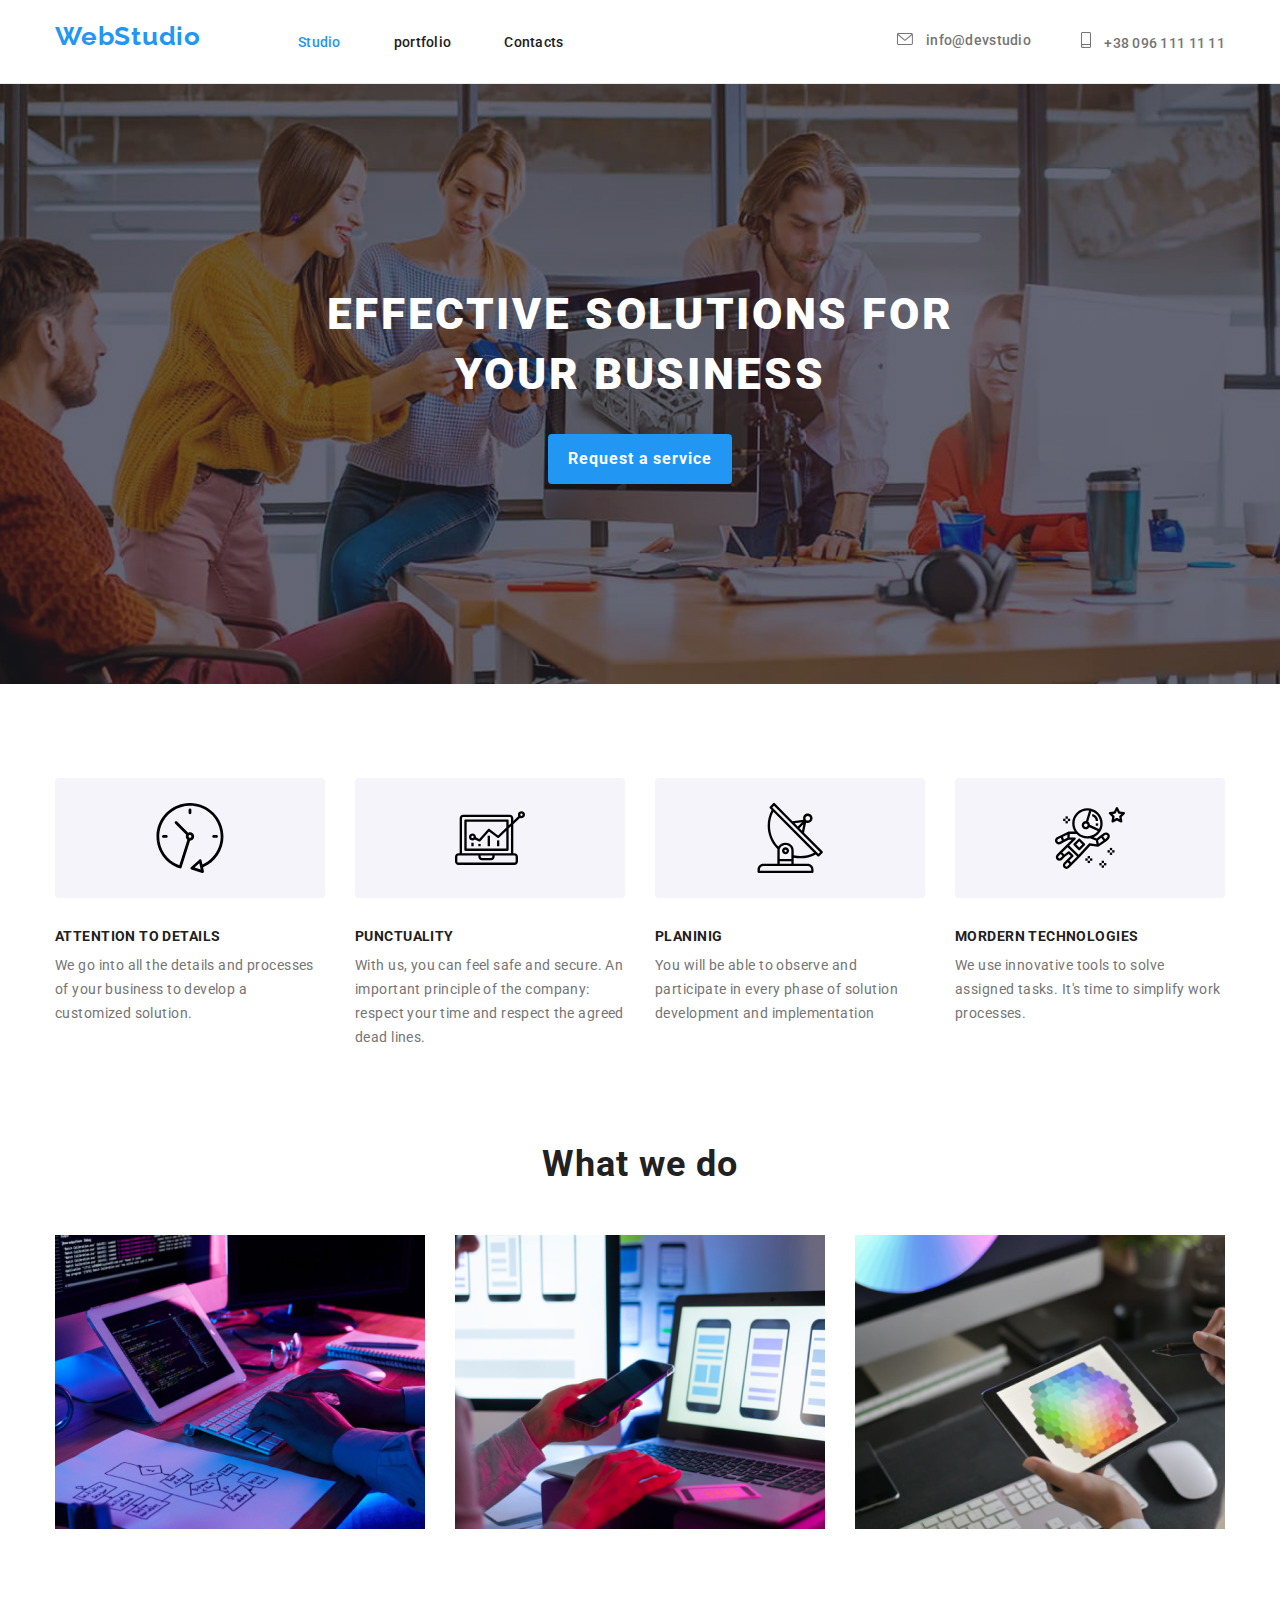
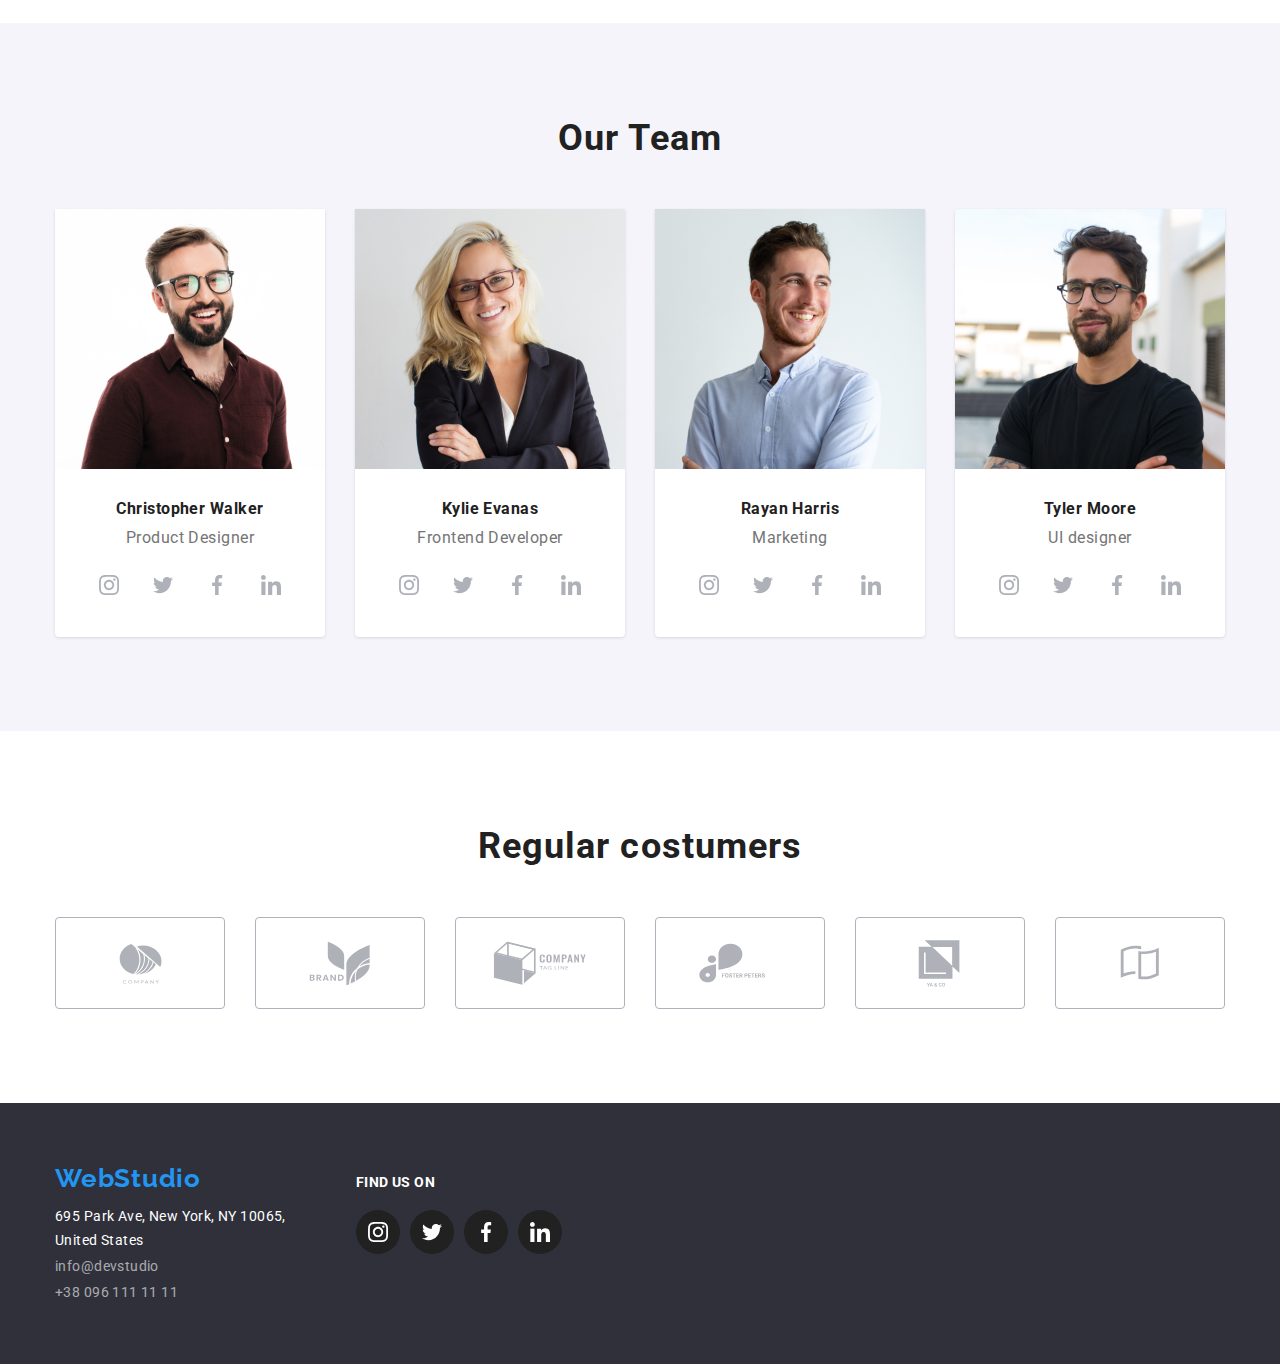
<file: index.html>
<!DOCTYPE html>
<html lang="en">
<head>
    <meta charset="UTF-8">
    <meta http-equiv="X-UA-Compatible" content="IE=edge">
    <meta name="viewport" content="width=device-width, initial-scale=1.0">
    <link rel="stylesheet" href="https://cdnjs.cloudflare.com/ajax/libs/modern-normalize/1.0.0/modern-normalize.min.css" />
    <link rel="stylesheet" href="./css/styles.css">
    <title>Homework  4</title>
</head>
<body>
    <!-- Header section -->
    <header class="page-header">
      <div class="container header-cont">
        <nav class="nav-bar ">
            <!-- Logo -->
            <a class="logo" href="./index.html" class="logo">WebStudio</a>
            <ul class="nav-list ">
              <li class="nav-item">
                <a class="nav-lnk active " href="./index.html">Studio</a></li>
              <li class="nav-item">
                <a class="nav-lnk  " href="portfolio.html">portfolio</a></li>
              <li class="nav-item">
                <a class="nav-lnk" href= "#" >Contacts</a></li>
            </ul>
          </nav>
          <!-- Contacts -->
          <ul class="contact-list  ">
           
            <li class="header-contact">
              <a class="header-contact-lnk" href="mailto:info@devstudio.com">
                <svg  class="header-svg-fill" width="16" height="12">
                  <use href="./images/sprites.svg#icon-envelope"></use>
                </svg> 
                info@devstudio</a>
            </li>          
            <li class="header-contact">
              <a class="header-contact-lnk" href="tel:+380961111111">
                  <svg class="header-svg-fill" width="10" height="16" >
                    <use href="./images/sprites.svg#icon-smartphone-1"></use>
                 </svg>      
                +38 096 111 11 11</a>
            </li>
          </ul>
       </div>
    </header>
    <!-- main content section -->
    <main>
      <section class="hero-section  section header-bg">
        <div class="container">
            <h1  class="hero-title">EFFECTIVE SOLUTIONS FOR<br> YOUR BUSINESS</h1>
            <button class="hero-btn bordr" type="button">Request a service</button>
        </div>
      </section>     
     
      <!-- OUR SKILLS SECTION -->
      <section class="section skills-padding">
        <div class="container">
        <h2 class="skills-header visually-hidden"> Our skills</h2>
         <ul class="skills-list">
          <li class="skills-list-item">  
            <div class="features-rect-shape">
              <svg width="70" height="70">
                <use href="./images/sprites.svg#icon-clock-1 "></use>
             </svg>
            </div>
            <h3 class="skills-sec-tittle">ATTENTION TO DETAILS</h3>
            <p class="skills-sec-text">We go into all the details and processes of your business to develop a customized solution.</p>
          </li> 
          <li class="skills-list-item">    
             <div class="features-rect-shape"> 
               <svg width="70" height="70">
                 <use href="./images/sprites.svg#icon-diagram-1 "></use>
               </svg>
             </div>                
            <h3 class="skills-sec-tittle" >PUNCTUALITY</h3>
            <p class="skills-sec-text">With us, you can feel safe and secure. An important principle of the company: respect your time and respect the
            agreed dead
            lines.</p>
          </li>
          <li class="skills-list-item">
              <div class="features-rect-shape">              
                <svg width="70" height="70">
                  <use href="./images/sprites.svg#icon-group-4  "></use>
                </svg>
              </div>
            <h3 class="skills-sec-tittle"  >PLANINIG</h3>
            <p class="skills-sec-text">You will be able to observe and participate in every phase of solution development and implementation</P>
          </li>
          <li class="skills-list-item">
            <div class="features-rect-shape">              
              <svg class="features-svg" width="70" height="70">
                 <use href="./images/sprites.svg#icon-astronaut-1 "></use>
               </svg>
             </div> 
            <h3 class="skills-sec-tittle" >MORDERN TECHNOLOGIES</h3>
            <p class="skills-sec-text">We use innovative tools to solve assigned tasks. It's time to simplify work processes.</p>
          </li>           
         </ul>
        </div>
      </section>        
      <!-- what we do section -->
      <section class="what-we-do section">
        <div class="container">
              <h2 class="what-we-do-tittle ">What we do</h2>
              <ul class="list what-we-do-item ">
                <li class="what-we-do-item">
                  <img class="what-we-do-item" src="images/photo3.jpg" alt="Desktop" width="370" height="294"></li>
                <li class="what-we-do-item">
                  <img class="what-we-do-item" src="images/photo2.jpg" alt="Phone" width="370" height="294"></li>
                <li class="what-we-do-item">
                  <img class="what-we-do-item" src="images/photo1.jpg" alt="Tablet" width="370" height="294"></li>
              </ul>
      </section>
      <!--team  section -->
      <section class="team-section section">
        <div class="container">
          <h2 class="team-header">Our Team</h2>
          <ul class="list team">
            <li class="team-item">
              <img class="team-img" src="images/team1.jpg" alt="Christopher Walker's image" width="270" height="260">
              <h3 class="team-des ">Christopher Walker</h3>
              <p class="team-text ">Product Designer</p>
              <ul class="team-smedia-icons">
                <li class="team-social-item"  >
                  <a class="circle-fill" href="#" > 
                     <svg  class="team-smedia-svg" width="20" height="20" x="10" y="10">
                       <use href="./images/sprites.svg#icon-instagram-2-1"></use>
                     </svg>
                  </a>
                </li>     
                <li class="team-social-item">
                  <a class="circle-fill" href="#" >
                      <svg class="team-smedia-svg" width="20" height="20" x="10" y="10">
                        <use href="./images/sprites.svg#icon-twitter-1"></use>
                      </svg> 
                 </a>
                </li>
                <li class="team-social-item">
                  <a class="circle-fill" href="#" >
                      <svg class="team-smedia-svg" width="20" height="20" x="10" y="10">
                        <use href="./images/sprites.svg#icon-facebook-1-1"></use>
                      </svg>
                  </a>
                </li>
                <li class="team-social-item">
                  <a class="circle-fill" href="#" >
                   <svg class="team-smedia-svg" width="20" height="20" x="10" y="10">
                     <use href="./images/sprites.svg#icon-linkedin-1-1"></use>
                   </svg>
                  </a>
                </li>
              </ul>
           </li>
            <li class="team-item">
              <img src="images/team2.jpg" alt="Kylie Evanas's image" width="270" height="260">
              <h3 class="team-des">Kylie Evanas</h3>
              <p class="team-text ">Frontend Developer</p> 
                <ul class="team-smedia-icons">
                <li class="team-social-item">
                  <a class="circle-fill" href="#">
                     <svg class="team-smedia-svg" width="20" height="20" x="10" y="10">
                       <use href="./images/sprites.svg#icon-instagram-2-1"></use>
                     </svg>
                  </a>
                </li>     
                <li class="team-social-item">
                  <a class="circle-fill" href="#">
                     <svg class="team-smedia-svg" width="20" height="20" x="10" y="10">
                       <use href="./images/sprites.svg#icon-twitter-1"></use>
                     </svg>
                 </a>
                </li>
                <li class="team-social-item">
                  <a class="circle-fill" href="#"> 
                    <svg class="team-smedia-svg" width="20" height="20" x="10" y="10">
                      <use href="./images/sprites.svg#icon-facebook-1-1"></use>
                   </svg>
                  </a>
                </li>
                <li class="team-social-item">
                  <a class="circle-fill" href="#">
                    <svg class="team-smedia-svg" width="20" height="20" x="10" y="10">
                      <use href="./images/sprites.svg#icon-linkedin-1-1"></use>
                    </svg>
                  </a>
                </li>
              </ul>      
            </li>
            <li class="team-item">
              <img src="images/team3.jpg" alt="Rayan Harris'S image" width="270" height="260">
              <h3 class="team-des ">Rayan Harris</h3>
              <p class="team-text ">Marketing</p>  
              <ul class="team-smedia-icons">
                <li class="team-social-item">
                  <a class="circle-fill" href="#"> 
                     <svg  class="team-smedia-svg" width="20" height="20" x="10" y="10">
                       <use href="./images/sprites.svg#icon-instagram-2-1"></use>
                     </svg>
                  </a>
                </li>     
                <li class="team-social-item">
                  <a class="circle-fill" href="#">
                      <svg class="team-smedia-svg" width="20" height="20" x="10" y="10">
                        <use href="./images/sprites.svg#icon-twitter-1"></use>
                      </svg> 
                 </a>
                </li>
                <li class="team-social-item">
                  <a class="circle-fill" href="#">
                      <svg class="team-smedia-svg" width="20" height="20" x="10" y="10">
                        <use href="./images/sprites.svg#icon-facebook-1-1"></use>
                      </svg>
                  </a>
                </li>
                <li class="team-social-item ">
                  <a class="circle-fill"  href="#">
                   <svg class="team-smedia-svg" width="20" height="20" x="10" y="10">
                     <use href="./images/sprites.svg#icon-linkedin-1-1"></use>
                   </svg>
                  </a>
                </li>
              </ul> 
            <li class="team-item">
              <img src="images/team4.jpg" alt="Tyler Moore's image" width="270" height="260">
              <h3 class="team-des ">Tyler Moore</h3>
              <p class="team-text ">UI designer</p> 
              <ul class="team-smedia-icons">
                <li class="team-social-item">
                  <a class="circle-fill" href="#"> 
                     <svg  class="team-smedia-svg" width="20" height="20" x="10" y="10">
                       <use href="./images/sprites.svg#icon-instagram-2-1"></use>
                     </svg>
                  </a>
                </li>     
                <li class="team-social-item">
                  <a class="circle-fill" href="#">
                      <svg class="team-smedia-svg" width="20" height="20" x="10" y="10">
                        <use href="./images/sprites.svg#icon-twitter-1"></use>
                      </svg> 
                 </a>
                </li>
                <li class="team-social-item">
                  <a class="circle-fill" href="#">
                      <svg class="team-smedia-svg" width="20" height="20" x="10" y="10">
                        <use href="./images/sprites.svg#icon-facebook-1-1"></use>
                      </svg>
                  </a>
                </li>
                <li class="team-social-item">
                  <a class="circle-fill" href="#">
                   <svg class="team-smedia-svg" width="20" height="20" x="10" y="10">
                     <use href="./images/sprites.svg#icon-linkedin-1-1"></use>
                   </svg>
                  </a>
                </li>
              </ul>
           </li>
      </div>
      </section>
      <section class="section">
        <div class="container">
          <h2 class="rgular-cust-heading"> Regular costumers</h2>
          <ul class="rgular-custmers">
            <li class="rgular-cust-list-item">
              <a href="#" class="rgular-cust-rect-shape">              
                <svg v class="rgular-cust-svg" width="43" height="41">
                   <use href="./images/sprites.svg#icon-group-1 "></use>
                 </svg>
              </a> 
             </li>
              <li class="rgular-cust-list-item">
               <a  href="#" class="rgular-cust-rect-shape">              
                 <svg  class="rgular-cust-svg" width="62" height="45">
                    <use href="./images/sprites.svg#icon-group-3 "></use>
                  </svg>
               </a> 
             </li>     
             <li class="rgular-cust-list-item">
               <a href="#" class="rgular-cust-rect-shape">              
                 <svg class="rgular-cust-svg" width="94" height="44">
                    <use href="./images/sprites.svg#icon-object "></use>
                  </svg>
                </a>
             </li>
             <li class="rgular-cust-list-item">
              <a href="#" class="rgular-cust-rect-shape">              
                <svg class="rgular-cust-svg" width="84" height="40">
                   <use href="./images/sprites.svg#icon-group-2 "></use>
                 </svg>
              </a>
             </li>
              <li class="rgular-cust-list-item">
               <a href="#" class="rgular-cust-rect-shape">              
                 <svg class="rgular-cust-svg" width="106" height="60">
                    <use href="./images/sprites.svg#icon-logo "></use>
                  </svg>
                </a> 
             </li>     
             <li>
               <a href="#" class="rgular-cust-rect-shape">              
                 <svg class="rgular-cust-svg" width="40" height="52">
                    <use href="./images/sprites.svg#icon-union "></use>
                 </svg>
              </a>
             </li>
          </ul>
        </div>
      </section>
    </main>
    <!-- page footer -->
    <footer class="footer">
      <div class="container footer-container">
        <div class="footer-first-part">
        <a href="./index.html" class="logo">WebStudio</a>
        <address class="address">
          <ul class="list">
            <li class="footer-list-item">
              <a class="footer-lnk-add" href="https://goo.gl/maps/HV7Q381R2bDrDJHS8" target="_blank">695 Park Ave, New York, NY
            10065, <br>United States</a></li>
            <li class="footer-list-item">
              <a class="footer-lnk"  href="info@devstudio.com">info@devstudio</a></li>
            <li class="footer-list-item">
              <a class="footer-lnk" href="tel:+380961111111">+38 096 111 11 11</a></li>
          </ul>
       </address>
      </div>
      <div class="footer-middle-part">
      <h4 class="footer-social-icons-heading" >FIND US ON</h4>
      <ul class="footer-social-list">
        <li class="footer-social-item">
          <a class="foot-circle-fill" href="">
                <svg class="foot-svg-fill" width="20" height="20">
                    <use href="./images/sprites.svg#icon-instagram-2-1"></use>
                </svg>
            </svg>
          </a>
        </li>     
        <li class="footer-social-item">
          <a class="foot-circle-fill" href="">
              <svg class="foot-svg-fill" width="20" height="20">
                <use href="./images/sprites.svg#icon-twitter-1"></use>
              </svg>
           </svg>
         </a>
        </li>
        <li class="footer-social-item">
          <a class="foot-circle-fill" href="">
              <svg class="foot-svg-fill" width="20" height="20" >
                <use href="./images/sprites.svg#icon-facebook-1-1"></use>
              </svg>
            </svg>
          </a>
        </li>
        <li class="footer-social-item">
          <a class="foot-circle-fill" href="#">
              <svg class="foot-svg-fill" width="20" height="20" >
                <use  href="./images/sprites.svg#icon-linkedin-1-1"></use>
              </svg>
          </a>
        </li>
      </ul> 
     </div>
     </div>
    </footer>
 </body>
</html>
</file>
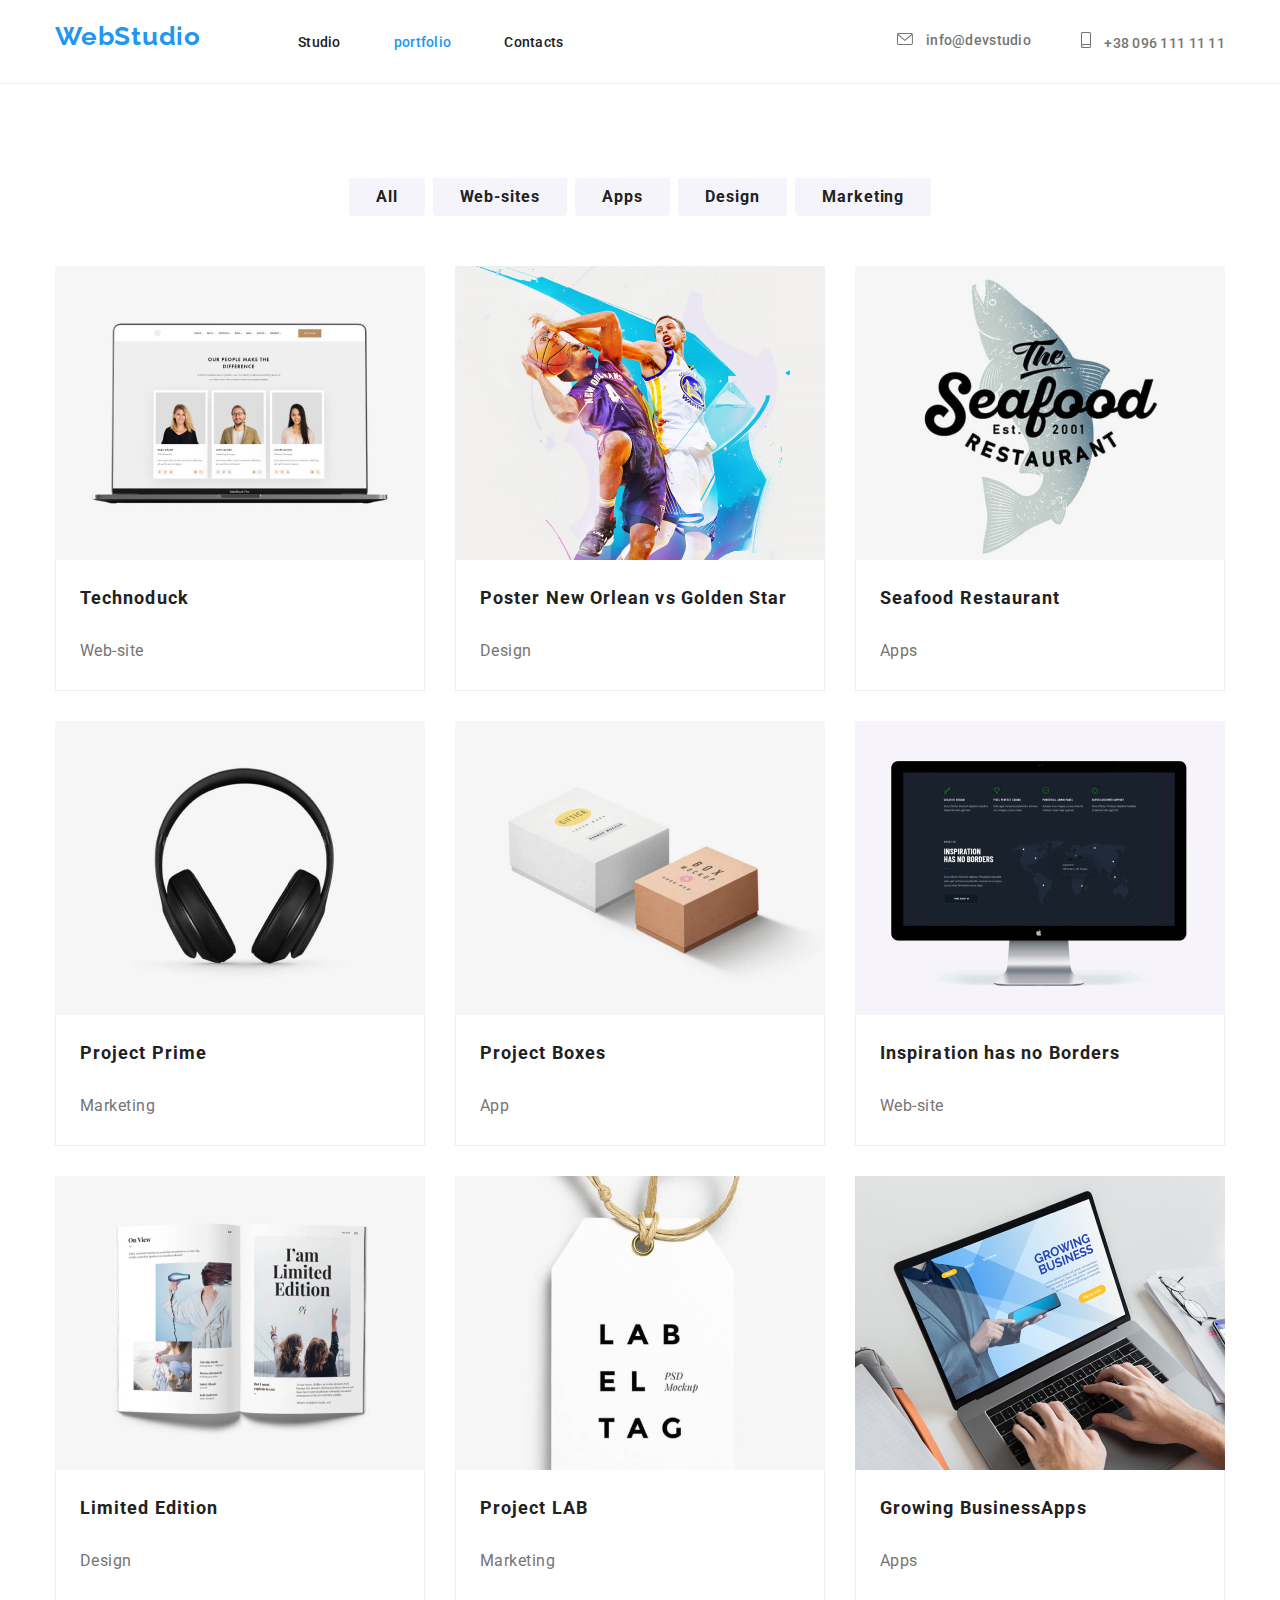
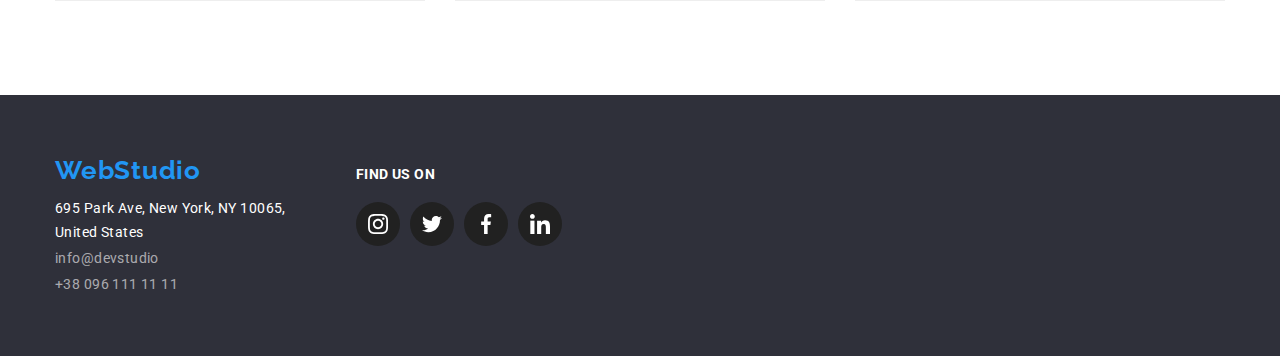
<file: portfolio.html>
<!DOCTYPE html>
<html lang="en">

<head>
    <meta charset="UTF-8">
    <meta http-equiv="X-UA-Compatible" content="IE=edge">
    <meta name="viewport" content="width=device-width, initial-scale=1.0">
    <link rel="stylesheet" href="https://cdnjs.cloudflare.com/ajax/libs/modern-normalize/1.0.0/modern-normalize.min.css" />
    <link rel="stylesheet" href="./css/styles.css">
    <title>Homework 4</title>
</head>

<body>
    <!-- Header section -->
    <header class="page-header ">
        <div class="container header-cont" >
        <nav class="nav-bar">
            <!-- Logo -->
            <a href="./index.html" class="logo">WebStudio</a>
            <ul class="nav-list">
                <li class="nav-item">
                    <a class="nav-lnk " href="./index.html">Studio</a></li>
                <li class="nav-item">
                    <a class="nav-lnk active" href="./portfolio.html">portfolio</a></li>
                <li class="nav-item">
                    <a class="nav-lnk" href="#" >Contacts</a></li>
            </ul>
        </nav>
        <!-- Contacts -->
        <ul class="contact-list">
             <li class="header-contact">
                <a class="header-contact-lnk" href="mailto:info@devstudio.com">                 
                           <svg class="header-svg-fill"  width="16" height="12" x="8" y="6">
                             <use href="./images/sprites.svg#icon-envelope"></use>
                           </svg>
                   info@devstudio
                </a>
            <li class="header-contact">
                <a class="header-contact-lnk" href="tel:+380961111111">       
                           <svg class="header-svg-fill" width="10" height="16" x="5" y="8">
                             <use href="./images/sprites.svg#icon-smartphone-1"></use>
                           </svg>
                   +38 096 111 11 11
                </a>
            </li>
        </ul>
    </div>
    </header>

    <main>
        <section class="portfolio-main-sec section" >
         <div class="container">
            <ul class="portfolio-btn  list ">
                <li class="portfolio-list-item">
                    <button class="portfolio-btn-item" type="button">All</button></li>
                <li class="portfolio-list-item">
                    <button class="portfolio-btn-item" type="button">Web-sites</button></li>
                <li class="portfolio-list-item">
                    <button class="portfolio-btn-item" type="button">Apps</button></li>
                <li class="portfolio-list-item">
                    <button class="portfolio-btn-item" type="button">Design</button></li>
                <li class="portfolio-list-item">
                    <button class="portfolio-btn-item" type="button">Marketing</button></li> 
            </ul>
    
                <ul class="port-disp-flex">
                <li class="port-item ">
                    <img src="images/portfolio2.jpg" alt="Laptop" width="370" height="294">
                    <div class="port-discription">
                    <h3 class="portfolio-des">Technoduck</h3>
                    <p class="portfolio-text">Web-site</p>
                    </div>
                </li>
                <li class="port-item ">
                    <img src="images/portfolio3.jpg" alt="footballers" width="370" height="294">
                    <div class="port-discription">
                    <h3 class="portfolio-des">Poster New Orlean vs Golden Star</h3>
                    <p class="portfolio-text">Design</p>
                    </div>
                </li>
                <li class="port-item ">
                    <img src="images/Seasonfood.jpg" alt="Restaurant logo" width="370" height="294">
                    <div class="port-discription">
                    <h3 class="portfolio-des">Seafood Restaurant </h3>
                    <p class="portfolio-text">Apps</p>
                    </div>
                </li>
                <li class="port-item ">
                    <img src="images/earbeats.jpg" alt="earbeats" width="370" height="294">
                    <div class="port-discription">
                    <h3 class="portfolio-des">Project Prime</h3>
                    <p class="portfolio-text">Marketing</p>
                    </div>
                </li>
                <li class="port-item ">
                    <img src="images/portfolio4.jpg" alt="Boxes" width="370" height="294">
                    <div class="port-discription">
                    <h3 class="portfolio-des">Project Boxes</h3>
                    <p class="portfolio-text">App</p>
                    </div> 
                </li>
                <li class="port-item ">
                    <img src="images/portfolio5.jpg" alt="Desktop" width="370" height="294">
                    <div class="port-discription">
                    <h3 class="portfolio-des">Inspiration has no Borders</h3>
                    <p class="portfolio-text">Web-site</p>
                    </div>
                </li>
                <li class="port-item ">
                    <img src="images/portfolio6.jpg" alt=" Book" width="370" height="294">
                    <div class="port-discription">
                    <h3 class="portfolio-des">Limited Edition</h3>
                    <p class="portfolio-text"> Design</p>
                    </div>
                </li>
                <li class="port-item">
                    <img src="images/portfolio7.jpg" alt="Tag" width="370" height="294">
                    <div class="port-discription">
                    <h3 class="portfolio-des">Project LAB</h3>
                    <p class="portfolio-text">Marketing</p>
                    </div>
                </li>
                <li class="port-item">
                    <img src="images/portfolio8.jpg" alt="Laptop" width="370" height="294">
                    <div class="port-discription">
                    <h3 class="portfolio-des">Growing BusinessApps</h3>
                    <p class="portfolio-text">Apps</p>
                    </div>
                </li>
            </ul>
        </div>              
      </section>
    </main>

    <!-- page footer -->
    <footer class="footer">
    <div class="container footer-container">
        <div class="footer-first-part">
        <a href="./index.html" class="logo">WebStudio</a>
        <address>
            <ul>
                <li class="footer-list-item">
                    <a class=" footer-lnk-add" href="https://goo.gl/maps/HV7Q381R2bDrDJHS8" target="_blank">695 Park Ave, New York, NY 10065,
                        <br>United States</a></li>
                <li class="footer-list-item">
                    <a class="footer-lnk" href="mailto:info@devstudio.com">info@devstudio</a></li>
                <li class="footer-list-item">
                    <a class="footer-lnk"href="tel:+380961111111">+38 096 111 11 11</a></li>
            </ul>
        </address>
    </div>
    <div class="footer-middle-part">
      <h4 class="footer-social-icons-heading">FIND US ON</h4>
     <ul class="footer-social-icons" >
      <li class="footer-social-item">
        <a class="foot-circle-fill" href="">
              <svg class="foot-svg-fill" width="20" height="20">
                  <use href="./images/sprites.svg#icon-instagram-2-1"></use>
              </svg>
          </svg>
        </a>
      </li>     
      <li class="footer-social-item">
        <a class="foot-circle-fill" href="">
            <svg class="foot-svg-fill" width="20" height="20" >
              <use href="./images/sprites.svg#icon-twitter-1"></use>
            </svg>
         </svg>
       </a>
      </li>
      <li class="footer-social-item">
        <a class="foot-circle-fill" href="">
            <svg class="foot-svg-fill" width="20" height="20" >
              <use href="./images/sprites.svg#icon-facebook-1-1"></use>
            </svg>
          </svg>
        </a>
      </li>
      <li class="footer-social-item">
        <a class="foot-circle-fill" href="#">
            <svg class="foot-svg-fill" width="20" height="20">
              <use  href="./images/sprites.svg#icon-linkedin-1-1"></use>
            </svg>
        </a>
      </li>   
    </ul>  
    </div> 
    </div>
    </footer>
</body>
</html>
</file>
<file: css/styles.css>
@import url('https://fonts.googleapis.com/css2?family=Raleway:wght@700&display=swap');
@import url('https://fonts.googleapis.com/css2?family=Open+Sans:wght@300&family=Roboto+Condensed:wght@300&family=Roboto:wght@300;400;500;700;900&display=swap');

:root{
    --main-text-color: #212121;
    --secondary-text-color: #757575;
    --other-color: #2196f3;
    --white-color: #ffffff;
    --dark-bg-color:  #2f303a;
    --light-bg-color: #f5f4f4;
    --btn-bg-color:#f5f4fa;
    --footer-lnk-color:rgba(255, 255, 255, 0.6);  
}
h1,h2,h3,h4,h5,h6,p{
    margin: 0;
}
html{
    box-sizing: border-box;
}
img{
    display: block;
    max-width: 100%;

    
}
.container{
    width: 1200px;
    margin: 0 auto;
    padding-left: 15px;
    padding-right: 15px;
}

.section{
    padding-top: 94px;
    padding-bottom: 94px;
}

body{
    font-family: "Roboto" ,"sans-serif";
}

a{
    text-decoration: none;
}

ul{
    list-style: none;
    margin-top: 0;
    margin-bottom:0 ;
    padding-left: 0;
}

/* BUTTON HIDDING */
.visually-hidden {
  position: absolute;
  width: 1px;
  height: 1px;
  margin: -1px;
  border: 0;
  padding: 0;
  white-space: nowrap;
  clip-path: inset(100%);
  clip: rect(0 0 0 0);
  overflow: hidden;
}

/* HEADER */
.header-bg{
    background-image: linear-gradient(
        rgba(47,48,58, 0.4 ),
        rgba(47,48,58, 0.4)
        ),
        url(../images/background-image.jpg);  
    background-repeat: no-repeat;
    background-size:cover;
    background-position: center;
}

.page-header{
    border-bottom: 1px solid #ECECEC;
}
.logo{
    font-family: 'Raleway';
    font-style: normal;
    font-size: 26px;
    font-weight: 700;
    line-height: calc(31 / 26 );
    letter-spacing: 0.03em;
    color: var(--other-color);
    margin-bottom: 10px;
    display: block;
}
.nav-bar{
    display: flex;
    align-items: center;
}

.nav-list{
    margin-left: 97px;
    display: flex;
}
.nav-item:not(:last-child){
    margin-right: 53px;
}
.nav-lnk{
    font-weight: 500;
    font-size: 14px;
    line-height: calc(16/14);
    letter-spacing: 0.02em;
    color: var(--main-text-color);
    padding-top: 32px;
    padding-bottom: 32px;
    display: block;
}
.nav-lnk:focus,
.nav-lnk:hover{
    color: var(--other-color);
}

.active{
    color: var(--other-color);
}
.contact-list{
    display: flex;
    margin-left:auto ;
}
.header-contact:not(:last-child){
    margin-right: 50px;
}
.header-contact-lnk{
    font-weight: 500;
    font-size: 14px;
    line-height: calc(16/14);
    letter-spacing: 0.02em;
    color: var(--secondary-text-color);
    padding-top: 32px;
    padding-bottom: 32px;
    display: block;
}

.header-cont{
    display: flex;
    align-items: center;
}

.header-contact-lnk:hover,
.header-contact-lnk:focus{
    color: var(--other-color);
}

.header-svg-fill{
    fill: currentColor;
}
.header-svg-fill{
    margin-right: 10px;
}
.header-svg-fill:hover{
    fill: #2196F3;
}


/* HERO */
.hero-section{
    background-color: var(--dark-bg-color);
    padding: 200px 0;
}


.hero-title{
    font-weight: 900;
    font-size: 44px;
    line-height: calc(60/44);
    text-align: center;
    letter-spacing: 0.06em;
    text-transform: uppercase;
    color: var(--white-color);
    margin: 0 auto;
    margin-bottom: 30px;
}   

.hero-btn{
    font-family: 'Roboto';
    font-style: normal;
    font-weight: 700;
    font-size: 16px;
    line-height: calc(30/16);
    text-align: center;
    letter-spacing: 0.06em;
    color:var(--white-color);
    border: none;
    border-radius: 4px;
    padding: 10px 20px;
    margin: 0 auto;
    display: block;
    cursor: pointer;
    background-color: var(--other-color);
}
   
.hero-btn:hover,
.hero-btn:focus{
    background-color: darkblue;
    color: yellow;
}
/* WHAT WE DO SECTION */
.what-we-do{
    padding-top: 0;
}
.what-we-do-tittle{
    text-align: center;
    font-style: normal;
    font-weight: 700;
    font-size: 36px;
    line-height: calc(42/36);
    letter-spacing: 0.03em;
    color: var(--main-text-color);
    margin-bottom: 50px;
}

.what-we-do-item{
    display: flex; 
 
}

.what-we-do-item:not(:last-child){
    margin-right: 30px;
}

/* FEATURES SECTION */
.features{
    display: flex;
}

.features-rect-shape{
    background-color: #F5F4FA;
    display: flex;
    width: 270px;
    height: 120px;
    align-items: center;
    justify-content: center;
    border-radius: 4px;
    margin-bottom: 30px;
}

.features-list-item:first-child{
    margin-right: 45px;
}

.features-list-item:nth-child(n + 2){
    margin-right: 15px;
}

.features-list-item:last-child{
    margin-left: 15px;
}

/* SKILLS SECTION */

.skills-hearder{
    vertical-align: Center;
    font-style: normal;
    font-weight: 700;
    font-size: 36px;
    line-height: calc(42/36);
    letter-spacing: 0.03em;
    color: var(--main-text-color);
}

  

.skills-list{
    display: flex;
}
.skills-sec-tittle{
    font-weight: 700;
    font-size: 14px;
    line-height: calc(16/14);
    letter-spacing: 0.03em; 
    color: var(--main-text-color);
    margin-bottom:9px ;
}

.skills-sec-text{
    font-weight: 400;
    font-size: 14px;
    line-height: calc(24/14);
    letter-spacing: 0.03em;
    color: var(--secondary-text-color);
}

.skills-list-item{
    width: 270px;
}
.skills-list-item:not(:last-child){
    margin-right: 30px;
}

/* TEAM SECTION */
    
.team-header{
    text-align: center;
    font-style: normal;
    font-weight: 700;
    font-size: 36px;
    line-height: calc(42/36);
    letter-spacing: 0.03em;
    color: var(--main-text-color);
    margin-bottom: 50px;
}
.team-section{
    background-color: #F5F4FA;
}
.team{
    display: flex;
}
.team-item{
    box-shadow: 0px 1px 3px rgba(0, 0, 0, 0.12);
    border-radius: 0px 0px 4px 4px;
    background-color: var(--white-color);
    
}
.team-item:not(:last-child){
    margin-right: 30px;
}
.team-des{
    font-style: normal;
    font-weight: 700;
    font-size: 16px;
    line-height: calc(19/16); 
    letter-spacing: 0.03em;
    color: var(--main-text-color);
    text-align: center;
    margin-top: 30px;
    margin-bottom: 10px;
    
}
.team-text{ 
    font-weight: 400;
    font-size: 16px;
    line-height: calc(19/16);
    letter-spacing: 0.03em;
    color: var(--secondary-text-color);
    margin-bottom: 16px;
    text-align: center;
}

.circle-fill{
    background-color: white;
    color: #AFB1B8;
    border-radius: 50%;
    height: 44px; 
    width: 44px;
    display: flex;
    align-items: center;
    justify-content: center;
}

.circle-fill:hover{
    background-color: #2196F3;
    color: #ffffff;
}

.team-smedia-svg{
    fill: currentColor;
}


.team-smedia-icons{
    display: flex;
    justify-content: center;
    margin-bottom: 30px;
}
.team-social-item:not(:last-child){
    margin-right: 10px;
}

/* REGULAR COSTOMERS */
.rgular-cust-heading{
    text-align: center;
    font-style: normal;
    font-weight: 700;
    font-size: 36px;
    line-height: calc(42/36);
    letter-spacing: 0.03em;
    color: var(--main-text-color);
    margin-bottom: 50px;  
}

.rgular-custmers{
    display: flex;
}

.rgular-cust-rect-shape{
    display: flex;
    width: 170px;
    height: 92px;
    align-items: center;
    justify-content: center;
    border-radius: 4px;
    border: 1px solid #AFB1BB;
    color: #AFB1B8;
} 
.rgular-cust-rect-shape:hover,
.rgular-cust-rect-shape:focus{
   border-color: #2196F3;
   color: #2196f3;
} 

.rgular-cust-list-item{
    margin-right: 30px;
}
.rgular-cust-svg{
    fill:currentColor;
}


/* PORTFOLIO SECTION */

.portfolio-btn{
    display: flex;
    justify-content: center;
    margin-bottom: 50px;
}
.portfolio-btn-item{
    font-family: 'Roboto';
    font-style: normal;
    font-weight: 700;
    font-size: 16px;
    line-height: calc(26/16);
    text-align: center;
    letter-spacing: 0.06em;
    color: var(--main-text-color);
    cursor: pointer;
    border: none;
    border-radius:0px 0px 4px 4px ;
    background-color: var(--btn-bg-color);
    padding-left:27px;
    padding-right: 27px;
    padding-top: 6px;
    padding-bottom: 6px;
}

.portfolio-list-item:not(:last-child){
    margin-right: 8px;
}

.portfolio-btn-item:hover,
.portfolio-btn-item:focus{
    background-color: var(--other-color);
    color: var(--white-color);
    box-shadow: 1px 4px 6px 0px rgba(0, 0, 0, 0.16),
    0px 4px 4px 0px rgba(0, 0, 0, 0.06),
    0px 1px 1px 0px rgba(0, 0, 0, 0.12);
  
}

.portfolio-des{
    font-style: normal;
    font-weight: 700;
    font-size: 18px;
    line-height: calc(36/18);  
    letter-spacing: 0.06em;
    color: var(--main-text-color); 
    text-align: left;
    padding: 0;
    padding: 20px 24px;
}

.portfolio-text{
    font-style: normal;
    font-weight: 400;
    font-size: 16px;
    line-height: calc(30/16);
    letter-spacing: 0.03em;
    color: var(--secondary-text-color);
    text-align: left;
    margin: 0 24px;
    padding: 0;
    margin-bottom: 24px;
}
.port-discription{
    border-bottom:1px solid #eee ;
    border-left:1px solid #eee ;
    border-right:1px solid #eee;
}

.port-item:hover,
.port-item:focus{
    box-shadow: 0px 1px 1px rgba(0,0,0,0.12),
     0px 4px 4px rgba(0, 0, 0, 0.06),
     1px 4px 6px rgba(0, 0, 0, 0.16);

}
.port-disp-flex{
    display: flex;
    flex-wrap: wrap;
    justify-content: space-between;
    background-color: var(--white-color);
}

.port-item:nth-child(-n + 3){
    margin-bottom: 30px;
}
.port-item:nth-last-child(-n + 3){
    margin-top: 30px;
}


/* FOOTER */
 .footer-lnk-add{
    color: var(--white-color);
    font-style: normal;
    margin-bottom: 2px;
    font-size: 14px;
    line-height: calc(24/14);
    letter-spacing: 0.03em;
    vertical-align: top;
 }

.footer-list-item:not(:last-child){
    margin-bottom: 2px;
}

.footer{
    background-color: var(--dark-bg-color);
    color: var(--secondary-text-color);
    display: flex;
}
.footer{
    padding-top: 60px;
    padding-bottom: 60px;
}

.footer-lnk{
   font-style: normal;
   font-size: 14px;
   line-height: calc(24/14);
   letter-spacing: 0.03em;
   vertical-align: top;
   color:var(--footer-lnk-color);
}
.footer-social-icons-heading{
    font-family: 'Roboto';
    font-style: normal;
    font-weight: 700;
    font-size: 14px;
    line-height: calc(16/14);
    text-align: left;
    letter-spacing: 0.03em;
    color: white;
    margin-bottom: 20px;

}



.footer-social-margin{
    margin-left: 10px;
}
.footer-social-icons{
    display: flex;

}
.footer-social-list{
    display: flex; 
    align-items: baseline;    
    justify-content: center;
}

.foot-circle-fill{
    background-color: #212121;
    border-radius: 50%;
    height: 44px; 
    width: 44px;
    display: flex;
    align-items: center;
    justify-content: center;
    color: #ffffff;
}
.footer-container{
    display: flex;
    align-items: baseline;
}
.foot-circle-fill:hover{
    background-color: #2196F3;
}
.foot-svg-fill{
    fill: currentColor;
}
.footer-social-item:not(:last-child){
    margin-right: 10px;
}
.footer-middle-part{
    margin-left: 70px;
}
</file>
